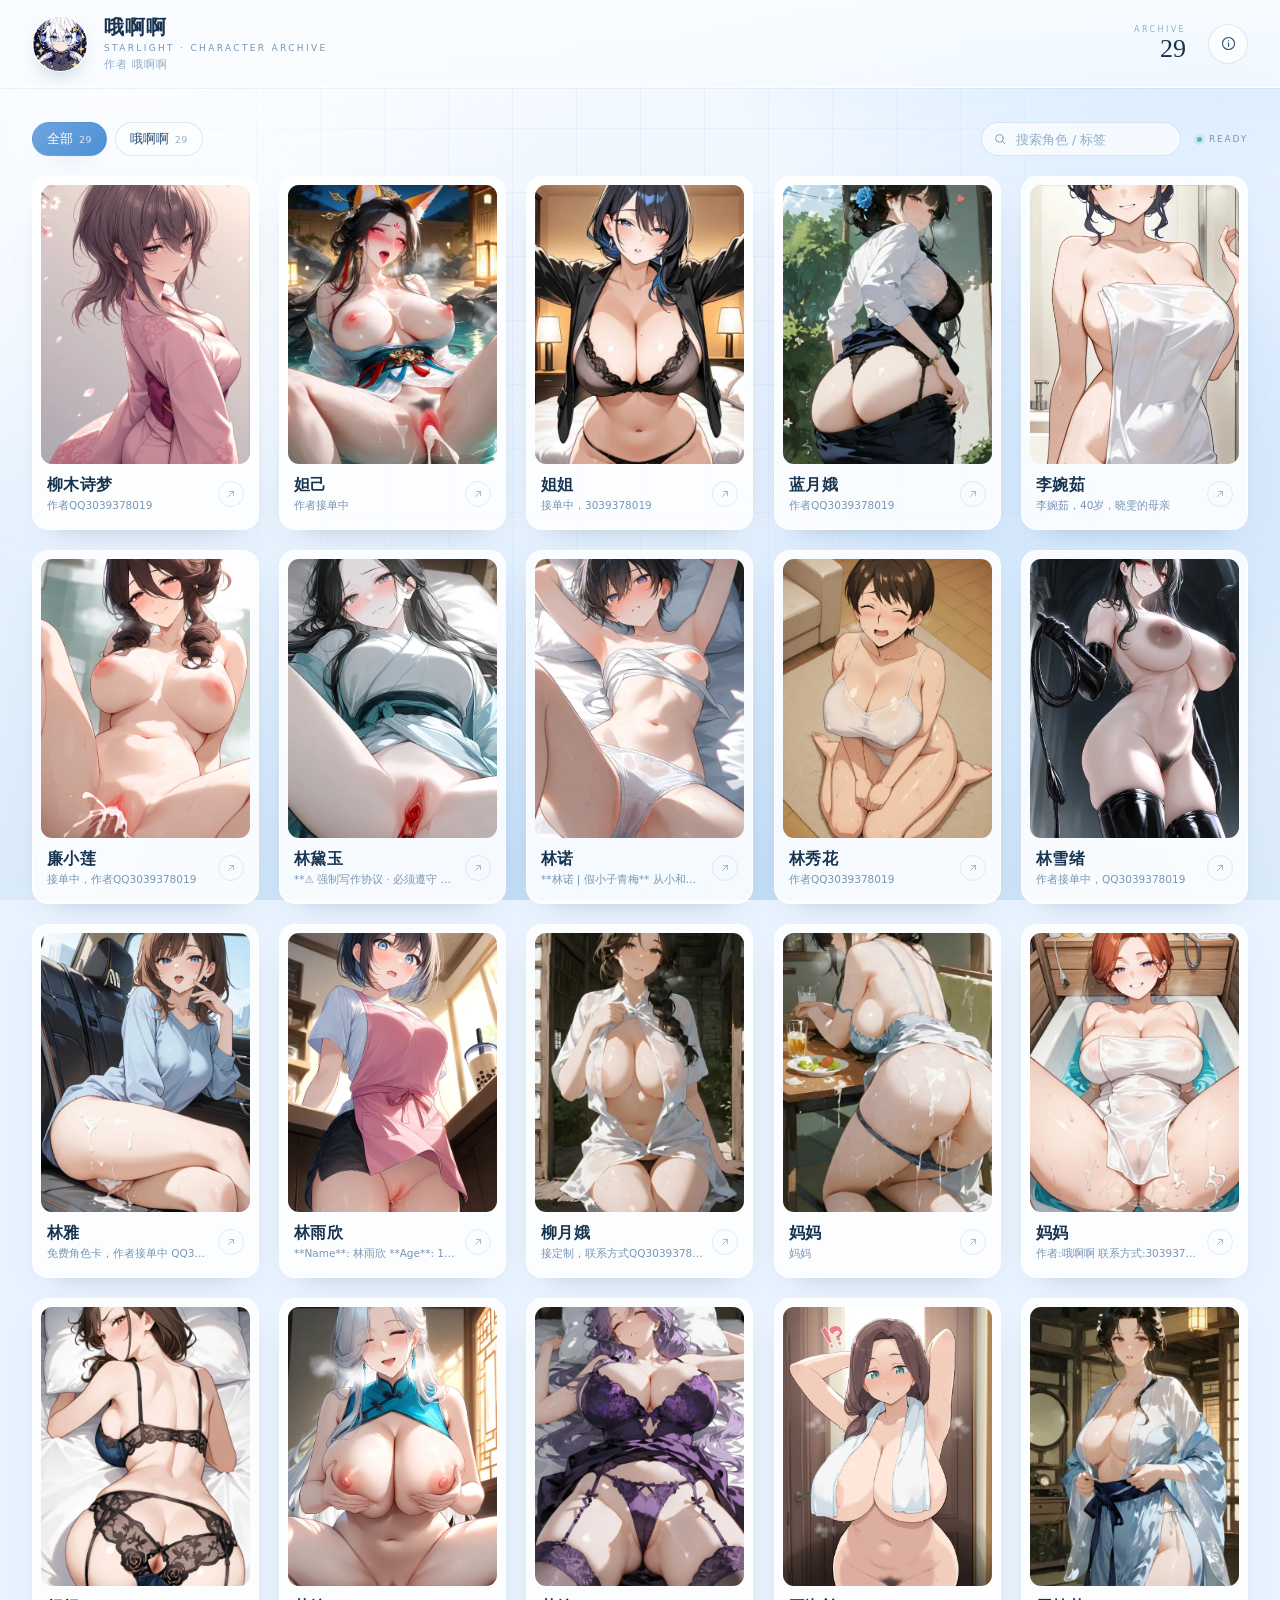
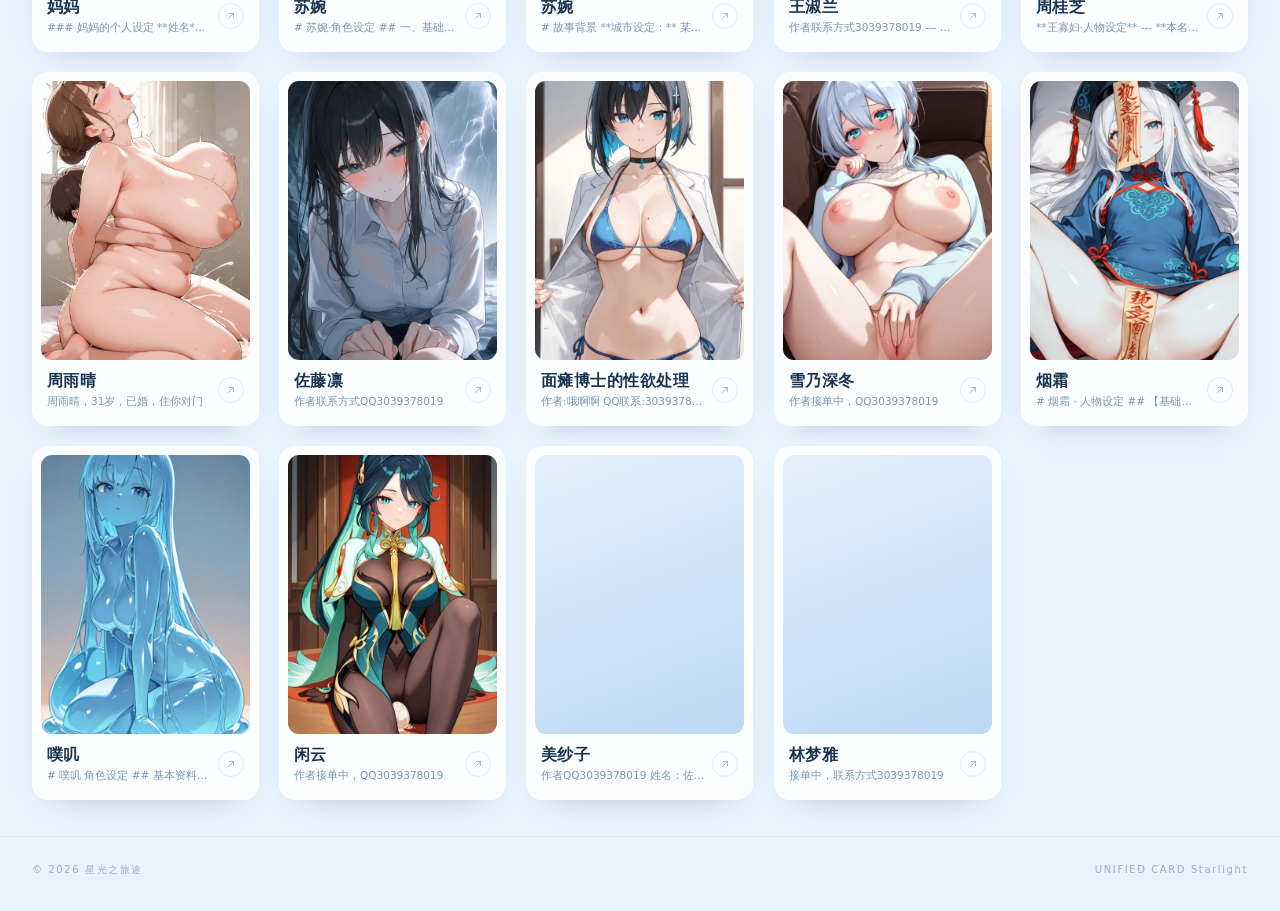
<file: index.html>
<!doctype html>
<html lang="zh-CN">
<head>
<meta charset="utf-8">
<meta name="viewport" content="width=device-width,initial-scale=1,viewport-fit=cover">
<title>蓝鸢 · 角色卡档案馆</title>
<meta name="description" content="个人角色卡档案馆：收藏、展示并分享我写下的角色卡。">
<meta name="theme-color" content="#e9f3ff">
<meta name="color-scheme" content="light">
<link id="favicon" rel="icon" href="data:image/svg+xml,%3Csvg xmlns='http://www.w3.org/2000/svg' viewBox='0 0 64 64'%3E%3Crect width='64' height='64' rx='32' fill='%23dcebfa'/%3E%3Ctext x='32' y='43' text-anchor='middle' font-size='30' font-family='serif' fill='%232e6cae'%3E蓝%3C/text%3E%3C/svg%3E">
<link rel="stylesheet" href="styles.css">
</head>
<body>

<!-- 背景：淡蓝天空与飘落花瓣 -->
<div class="sky" aria-hidden="true">
  <span class="glow g1"></span>
  <span class="glow g2"></span>
  <div class="petals" id="petals"></div>
</div>

<!-- 图标库 -->
<svg xmlns="http://www.w3.org/2000/svg" style="display:none" aria-hidden="true">
  <symbol id="i-upload" viewBox="0 0 24 24" fill="none" stroke="currentColor" stroke-width="1.6" stroke-linecap="round" stroke-linejoin="round">
    <path d="M12 16V4m0 0L7.5 8.5M12 4l4.5 4.5M4 15v3a2 2 0 0 0 2 2h12a2 2 0 0 0 2-2v-3"/>
  </symbol>
  <symbol id="i-search" viewBox="0 0 24 24" fill="none" stroke="currentColor" stroke-width="1.6" stroke-linecap="round">
    <circle cx="11" cy="11" r="6.5"/><path d="m16 16 4.5 4.5"/>
  </symbol>
  <symbol id="i-settings" viewBox="0 0 24 24" fill="none" stroke="currentColor" stroke-width="1.6" stroke-linecap="round">
    <path d="M4 7.5h8.5M18.5 7.5H20M4 16.5h3.5M13 16.5h7"/>
    <circle cx="15.5" cy="7.5" r="2.2"/><circle cx="9" cy="16.5" r="2.2"/>
  </symbol>
  <symbol id="i-info" viewBox="0 0 24 24" fill="none" stroke="currentColor" stroke-width="1.6" stroke-linecap="round" stroke-linejoin="round">
    <circle cx="12" cy="12" r="8.5"/><path d="M12 11v5"/><circle cx="12" cy="7.8" r=".9" fill="currentColor" stroke="none"/>
  </symbol>
  <symbol id="i-close" viewBox="0 0 24 24" fill="none" stroke="currentColor" stroke-width="1.7" stroke-linecap="round">
    <path d="M6 6l12 12M18 6 6 18"/>
  </symbol>
  <symbol id="i-download" viewBox="0 0 24 24" fill="none" stroke="currentColor" stroke-width="1.6" stroke-linecap="round" stroke-linejoin="round">
    <path d="M12 4v11m0 0 4-4m-4 4-4-4M5 19h14"/>
  </symbol>
  <symbol id="i-arrow" viewBox="0 0 24 24" fill="none" stroke="currentColor" stroke-width="1.7" stroke-linecap="round" stroke-linejoin="round">
    <path d="M7 17 17 7M9 7h8v8"/>
  </symbol>
  <symbol id="i-plus" viewBox="0 0 24 24" fill="none" stroke="currentColor" stroke-width="1.6" stroke-linecap="round">
    <path d="M12 5v14M5 12h14"/>
  </symbol>
  <symbol id="i-image" viewBox="0 0 24 24" fill="none" stroke="currentColor" stroke-width="1.5" stroke-linecap="round" stroke-linejoin="round">
    <rect x="3.5" y="4.5" width="17" height="15" rx="2.5"/>
    <circle cx="9" cy="10" r="1.6"/><path d="m5 17 4.5-4.5 3 3L16 12l3.5 3.5"/>
  </symbol>
  <symbol id="i-copy" viewBox="0 0 24 24" fill="none" stroke="currentColor" stroke-width="1.6" stroke-linecap="round" stroke-linejoin="round">
    <rect x="9" y="9" width="11" height="11" rx="2"/><path d="M15 5.5A1.5 1.5 0 0 0 13.5 4h-8A1.5 1.5 0 0 0 4 5.5v8A1.5 1.5 0 0 0 5.5 15"/>
  </symbol>
</svg>

<header class="site-header">
  <div class="wrap header-row">
    <button class="avatar-btn" id="aboutBtn" type="button" aria-label="关于本站与作者" title="关于本站与作者">
      <img id="headerAvatar" alt="作者头像" width="56" height="56">
    </button>

    <div class="identity">
      <h1 class="identity-name" id="headerName">蓝鸢</h1>
      <p class="identity-en" id="headerEnglish">LANYUAN · CHARACTER ARCHIVE</p>
      <p class="identity-credit" id="headerCredit">作者 蓝鸢</p>
    </div>

    <div class="header-spacer"></div>

    <div class="archive-count" aria-label="馆藏总数">
      <span>ARCHIVE</span>
      <b id="headerCount">00</b>
    </div>

    <div class="header-actions">
      <button class="btn btn-primary admin-only" id="uploadBtn" type="button">
        <svg class="ico" aria-hidden="true"><use href="#i-upload"/></svg>上传角色卡
      </button>
      <button class="icon-btn" id="aboutBtn2" type="button" aria-label="关于本站" title="关于本站">
        <svg class="ico" aria-hidden="true"><use href="#i-info"/></svg>
      </button>
      <button class="icon-btn admin-only" id="settingsBtn" type="button" aria-label="站点设置" title="站点设置">
        <svg class="ico" aria-hidden="true"><use href="#i-settings"/></svg>
      </button>
    </div>
  </div>
</header>

<main class="archive-main">
  <div class="wrap">
    <div class="toolbar">
      <div class="filters" id="filters" role="group" aria-label="按作者筛选"></div>

      <div class="toolbar-right">
        <label class="search">
          <svg class="ico" aria-hidden="true"><use href="#i-search"/></svg>
          <input id="searchInput" type="search" placeholder="搜索角色 / 标签" autocomplete="off" aria-label="搜索角色或标签">
        </label>
        <span class="status" id="status"><i></i><span id="statusText">LOADING</span></span>
      </div>
    </div>

    <div class="publish-bar admin-only" id="publishBar" hidden>
      <span>有修改还没发布 · 访客现在看到的还是旧内容</span>
      <button class="btn btn-primary btn-sm" id="publishNow" type="button">导出发布包</button>
    </div>

    <section class="gallery" id="gallery" aria-label="角色卡档案" aria-busy="true"></section>

    <div class="empty" id="empty">
      <div class="empty-ico"><svg class="ico" aria-hidden="true"><use href="#i-image"/></svg></div>
      <h2 id="emptyTitle">还没有角色卡</h2>
      <p id="emptyText">把你写好的 PNG 角色卡或 JSON 文件拖进来，就能在这里看到它。</p>
      <button class="btn btn-primary admin-only" id="emptyBtn" type="button">
        <svg class="ico" aria-hidden="true"><use href="#i-plus"/></svg><span id="emptyBtnText">上传第一张角色卡</span>
      </button>
    </div>
  </div>
</main>

<footer class="site-footer">
  <div class="wrap footer-row">
    <span id="footerLeft">© 2026 蓝鸢</span>
    <div class="footer-right">
      <span id="footerRight">UNIFIED CARD LAYOUT</span>
      <button class="admin-exit admin-only" id="exitAdmin" type="button">退出管理模式</button>
    </div>
  </div>
</footer>

<!-- ===================== 档案详情 ===================== -->
<div class="modal" id="detailModal" aria-hidden="true">
  <div class="modal-backdrop" data-close></div>
  <div class="panel detail-panel" role="dialog" aria-modal="true" aria-labelledby="detailName">
    <button class="modal-close" type="button" data-close aria-label="关闭档案">
      <svg class="ico" aria-hidden="true"><use href="#i-close"/></svg>
    </button>

    <div class="detail-visual">
      <div class="detail-art"><img id="detailImage" alt="" decoding="async"></div>
      <div class="detail-visual-foot">
        <span>CHARACTER CARD · ARCHIVE</span>
        <button class="btn btn-ghost btn-sm" id="detailDownload" type="button">下载原卡</button>
      </div>
    </div>

    <div class="detail-content">
      <div class="detail-head">
        <div>
          <h2 id="detailName">角色名</h2>
          <p id="detailMeta">CARD · 0000</p>
        </div>
        <span class="badge" id="detailBadge">本机</span>
      </div>

      <div class="tabs" id="detailTabs" role="tablist" aria-label="角色档案内容"></div>

      <section class="reader" aria-live="polite">
        <div class="reader-head">
          <span id="readerIndex">01 · OPENING</span>
          <button class="copy-btn" id="copyBtn" type="button">
            <svg class="ico" aria-hidden="true"><use href="#i-copy"/></svg>复制
          </button>
        </div>
        <div class="reader-body" id="readerBody" tabindex="0"></div>
      </section>

      <div class="detail-actions">
        <button class="link-danger" id="deleteCardBtn" type="button">删除这张卡</button>
        <span class="detail-hint" id="detailHint"></span>
      </div>
    </div>
  </div>
</div>

<!-- ===================== 站点设置 ===================== -->
<div class="modal" id="settingsModal" aria-hidden="true">
  <div class="modal-backdrop" data-close></div>
  <div class="panel settings-panel" role="dialog" aria-modal="true" aria-labelledby="settingsTitle">
    <button class="modal-close" type="button" data-close aria-label="关闭设置">
      <svg class="ico" aria-hidden="true"><use href="#i-close"/></svg>
    </button>

    <div class="panel-head">
      <p class="panel-kicker">SITE SETTINGS</p>
      <h2 id="settingsTitle">站点设置</h2>
      <p class="panel-sub">改完点「应用预览」查看效果。要让访客也看到同样的名字和头像，请点「导出 config.js」，再用它替换网站里的同名文件。</p>
    </div>

    <div class="form-grid">
      <div class="field">
        <label for="setUsername">用户名</label>
        <input id="setUsername" maxlength="20" autocomplete="off">
      </div>
      <div class="field">
        <label for="setEnglish">英文副标题</label>
        <input id="setEnglish" maxlength="48" autocomplete="off">
      </div>
      <div class="field">
        <label for="setAuthor">作者</label>
        <input id="setAuthor" maxlength="20" autocomplete="off">
      </div>
      <div class="field">
        <label for="setMaster">主人</label>
        <input id="setMaster" maxlength="20" autocomplete="off" placeholder="留空则不显示">
      </div>
      <div class="field full">
        <label for="setBio">作者简介</label>
        <textarea id="setBio" maxlength="200"></textarea>
      </div>
      <div class="field">
        <label for="setFooter">页脚左侧</label>
        <input id="setFooter" maxlength="40" autocomplete="off">
      </div>
      <div class="field">
        <label for="setFooterRight">页脚右侧</label>
        <input id="setFooterRight" maxlength="40" autocomplete="off">
      </div>

      <div class="field full">
        <label>头像</label>
        <div class="avatar-edit">
          <img id="avatarPreview" alt="头像预览" width="56" height="56">
          <div class="avatar-edit-actions">
            <button class="btn btn-ghost btn-sm" id="avatarPick" type="button">选择图片</button>
            <button class="btn btn-ghost btn-sm" id="avatarReset" type="button">恢复默认</button>
            <input id="avatarFile" type="file" accept="image/*" hidden>
          </div>
          <small>建议使用正方形图片，会自动压缩到 256px。</small>
        </div>
      </div>

      <div class="field full">
        <label>主题色（浅蓝系）</label>
        <div class="swatches" id="swatches"></div>
      </div>

      <div class="field full">
        <label class="check"><input type="checkbox" id="setDemo"> 显示内置示例卡</label>
      </div>
    </div>

    <div class="panel-actions">
      <button class="btn btn-ghost" id="exportConfig" type="button">导出 config.js</button>
      <button class="btn btn-primary" id="applySettings" type="button">应用预览</button>
    </div>

    <div class="form-section">
      <h3>数据与发布</h3>
      <p class="panel-sub">上传的卡先存在本机；导出「发布包」解压后，把 <code>cards.js</code> 和 <code>card-*.png</code> 一起上传到仓库根目录，访客才能看到。包里的原卡 PNG 可以直接导入 TAVO。</p>
      <p class="panel-sub">删除：打开任意一张卡，底部有「删除这张卡」（本机）或「从发布列表移除」（已发布）；删完记得再导出发布包。</p>
      <div class="data-actions">
        <button class="btn btn-ghost" id="exportCards" type="button">导出发布包（ZIP）</button>
        <button class="btn btn-ghost" id="restoreDemo" type="button">恢复示例卡</button>
        <button class="btn btn-ghost danger" id="clearLocal" type="button">清空本地上传</button>
      </div>
    </div>
  </div>
</div>

<!-- ===================== 关于 ===================== -->
<div class="modal" id="aboutModal" aria-hidden="true">
  <div class="modal-backdrop" data-close></div>
  <div class="panel about-panel" role="dialog" aria-modal="true" aria-labelledby="aboutName">
    <button class="modal-close" type="button" data-close aria-label="关闭">
      <svg class="ico" aria-hidden="true"><use href="#i-close"/></svg>
    </button>

    <div class="about-head">
      <img id="aboutAvatar" alt="作者头像" width="78" height="78">
      <div>
        <h2 id="aboutName">蓝鸢</h2>
        <p id="aboutEn">LANYUAN · CHARACTER ARCHIVE</p>
      </div>
    </div>

    <p class="about-bio" id="aboutBio"></p>

    <dl class="about-meta">
      <div><dt>作者</dt><dd id="aboutAuthor">—</dd></div>
      <div><dt>主人</dt><dd id="aboutMaster">—</dd></div>
      <div><dt>馆藏</dt><dd id="aboutCount">0 张</dd></div>
      <div class="admin-only"><dt>本机</dt><dd id="aboutLocal">0 张</dd></div>
    </dl>

    <p class="about-note">这是一个纯静态的角色卡档案馆：卡面与设定保存在你自己的浏览器或网站文件里，不会上传到任何服务器。</p>

    <div class="panel-actions admin-only">
      <button class="btn btn-ghost" id="aboutUpload" type="button">上传角色卡</button>
      <button class="btn btn-primary" id="aboutSettings" type="button">站点设置</button>
    </div>
  </div>
</div>

<div class="toasts" id="toasts" aria-live="polite"></div>

<div class="drop-veil" id="dropVeil">
  <div class="drop-card">松开即可导入角色卡</div>
</div>

<input id="fileInput" type="file" accept=".png,image/png,.json,application/json" multiple hidden>

<noscript>
  <p style="padding:40px 20px;text-align:center;color:#2f5277;font-size:13px">
    本页需要 JavaScript 才能显示角色卡档案。
  </p>
</noscript>

<!-- 身份配置：改这里就能改名字 / 作者 / 主人 / 头像 -->
<script src="config.js"></script>
<!-- 已发布的角色卡数据（由「导出 cards.js」生成） -->
<script src="cards.js"></script>
<script src="app.js"></script>
</body>
</html>
</file>
<file: styles.css>
/* ==========================================================================
   角色卡档案馆 · 淡蓝主题样式
   --------------------------------------------------------------------------
   想改颜色？往下看 :root 里的变量即可，其余样式都会跟着变。
   ========================================================================== */

:root{
  /* ---------- 天空背景 ---------- */
  --sky-top:#f7fbff;
  --sky-mid:#e9f3ff;
  --sky-bottom:#d9eafa;

  /* ---------- 文字 ---------- */
  --ink:#17334f;
  --ink-2:#2f5277;
  --muted:#7895b3;
  --muted-2:#95aec7;

  /* ---------- 主色（可在页面「站点设置」里换） ---------- */
  --accent:#4b8fd6;
  --accent-deep:#2e6cae;
  --accent-soft:#dcebfa;
  --accent-light:#6fa9e3;

  /* ---------- 线条 / 阴影 ---------- */
  --line:rgba(41,88,136,.12);
  --line-soft:rgba(41,88,136,.07);
  --shadow-sm:0 12px 30px -24px rgba(23,63,105,.55);
  --shadow-md:0 26px 52px -30px rgba(23,63,105,.5);
  --shadow-lg:0 50px 100px -44px rgba(12,48,86,.6);

  /* ---------- 字体 ---------- */
  --serif:"Songti SC","STSong","Noto Serif CJK SC","Source Han Serif SC","SimSun",serif;
  --sans:"Inter","PingFang SC","Hiragino Sans GB","Microsoft YaHei",system-ui,-apple-system,"Segoe UI",sans-serif;

  --radius:18px;
}

*,
*::before,
*::after{ box-sizing:border-box; }

html{ -webkit-text-size-adjust:100%; }

body{
  margin:0;
  min-height:100vh;
  display:flex;
  flex-direction:column;
  color:var(--ink);
  font-family:var(--sans);
  background:var(--sky-mid);
  overflow-x:hidden;
  -webkit-font-smoothing:antialiased;
}

body.is-locked{ overflow:hidden; }

button{ font:inherit; color:inherit; }
img{ max-width:100%; }

::selection{ background:rgba(75,143,214,.22); }

:focus-visible{
  outline:2px solid rgba(75,143,214,.7);
  outline-offset:3px;
}

/* 全局细滚动条 */
*{
  scrollbar-width:thin;
  scrollbar-color:rgba(75,143,214,.28) transparent;
}
*::-webkit-scrollbar{ width:6px; height:6px; }
*::-webkit-scrollbar-thumb{
  background:rgba(75,143,214,.26);
  border-radius:99px;
}
*::-webkit-scrollbar-track{ background:transparent; }

.sr-only{
  position:absolute;
  width:1px;height:1px;
  padding:0;margin:-1px;
  overflow:hidden;
  clip:rect(0 0 0 0);
  white-space:nowrap;
  border:0;
}

.wrap{
  width:min(1400px,calc(100% - 64px));
  margin-inline:auto;
}

/* ==========================================================================
   背景：淡蓝天空 + 缓慢飘落的花瓣
   ========================================================================== */

.sky{
  position:fixed;
  inset:0;
  z-index:-2;
  overflow:hidden;
  background:
    radial-gradient(1100px 640px at 6% -14%, #ffffff 0%, rgba(255,255,255,0) 62%),
    radial-gradient(920px 580px at 94% -8%, #cde5ff 0%, rgba(205,229,255,0) 60%),
    radial-gradient(1000px 760px at 50% 112%, #b9d8f6 0%, rgba(185,216,246,0) 64%),
    linear-gradient(178deg, var(--sky-top) 0%, var(--sky-mid) 44%, var(--sky-bottom) 100%);
}

.sky::after{
  content:"";
  position:absolute;
  inset:0;
  background-image:
    linear-gradient(rgba(60,110,165,.05) 1px, transparent 1px),
    linear-gradient(90deg, rgba(60,110,165,.05) 1px, transparent 1px);
  background-size:64px 64px;
  -webkit-mask-image:radial-gradient(ellipse at 50% 26%, #000 12%, transparent 76%);
  mask-image:radial-gradient(ellipse at 50% 26%, #000 12%, transparent 76%);
}

.glow{
  position:absolute;
  border-radius:50%;
  filter:blur(70px);
  opacity:.55;
  animation:drift 26s ease-in-out infinite alternate;
}
.glow.g1{
  width:520px;height:420px;
  left:-6%;top:6%;
  background:rgba(255,255,255,.9);
}
.glow.g2{
  width:620px;height:460px;
  right:-10%;top:24%;
  background:rgba(147,196,243,.35);
  animation-delay:-12s;
}

.petals{
  position:absolute;
  inset:0;
  pointer-events:none;
}
.petal{
  position:absolute;
  top:-10vh;
  border-radius:62% 38% 58% 42% / 58% 62% 38% 42%;
  background:linear-gradient(150deg, rgba(255,255,255,.95), rgba(158,202,244,.55));
  box-shadow:0 0 6px rgba(255,255,255,.6);
  animation:petalFall linear infinite;
  will-change:transform;
}

/* ==========================================================================
   页头
   ========================================================================== */

.site-header{
  position:sticky;
  top:0;
  z-index:50;
  background:linear-gradient(180deg, rgba(249,252,255,.94), rgba(249,252,255,.7));
  -webkit-backdrop-filter:blur(18px) saturate(140%);
  backdrop-filter:blur(18px) saturate(140%);
  border-bottom:1px solid rgba(255,255,255,.7);
  box-shadow:0 1px 0 var(--line-soft);
}

.header-row{
  display:flex;
  align-items:center;
  gap:16px;
  padding:15px 0;
}

.avatar-btn{
  position:relative;
  flex:0 0 auto;
  width:56px;
  height:56px;
  padding:0;
  border:1px solid rgba(255,255,255,.95);
  border-radius:50%;
  background:#fff;
  cursor:pointer;
  box-shadow:0 10px 24px -14px rgba(26,72,120,.6), inset 0 0 0 1px rgba(75,143,214,.1);
  transition:transform .35s cubic-bezier(.2,.7,.2,1), box-shadow .35s;
}
.avatar-btn img{
  width:100%;
  height:100%;
  border-radius:50%;
  object-fit:cover;
  display:block;
}
.avatar-btn::after{
  content:"";
  position:absolute;
  inset:-6px;
  border-radius:50%;
  border:1px dashed rgba(75,143,214,.35);
  opacity:0;
  transition:opacity .35s;
}
.avatar-btn:hover{ transform:translateY(-2px); }
.avatar-btn:hover::after{ opacity:1; }

.identity{
  min-width:0;
  flex:1 1 auto;
}
.identity-name{
  margin:0;
  font-family:var(--serif);
  font-size:20px;
  font-weight:600;
  letter-spacing:.04em;
  line-height:1.2;
  color:var(--ink);
  white-space:nowrap;
  overflow:hidden;
  text-overflow:ellipsis;
}
.identity-en{
  margin:4px 0 0;
  font-size:9px;
  letter-spacing:.26em;
  color:var(--muted);
  white-space:nowrap;
  overflow:hidden;
  text-overflow:ellipsis;
}
.identity-credit{
  margin:5px 0 0;
  font-size:10.5px;
  letter-spacing:.08em;
  color:var(--muted-2);
}
.identity-credit em{
  font-style:normal;
  color:var(--muted);
}

.header-spacer{ flex:0 1 auto; }

.archive-count{
  display:flex;
  flex-direction:column;
  align-items:flex-end;
  gap:2px;
  padding-right:6px;
}
.archive-count span{
  font-size:8px;
  letter-spacing:.3em;
  color:var(--muted-2);
}
.archive-count b{
  font-family:var(--serif);
  font-size:26px;
  font-weight:500;
  line-height:1;
  color:var(--ink);
  font-variant-numeric:tabular-nums;
}

.header-actions{
  display:flex;
  align-items:center;
  gap:8px;
}

/* ---------- 按钮 ---------- */

.btn{
  display:inline-flex;
  align-items:center;
  justify-content:center;
  gap:7px;
  height:40px;
  padding:0 16px;
  border-radius:999px;
  border:1px solid transparent;
  font-size:12.5px;
  font-weight:600;
  letter-spacing:.02em;
  cursor:pointer;
  white-space:nowrap;
  transition:transform .25s, box-shadow .25s, background .25s, border-color .25s, color .25s;
}
.btn .ico{ width:15px; height:15px; }

.btn-primary{
  color:#fff;
  background:linear-gradient(135deg, var(--accent-light), var(--accent));
  box-shadow:0 12px 24px -14px rgba(43,105,173,.95);
}
.btn-primary:hover{
  transform:translateY(-1px);
  box-shadow:0 16px 28px -14px rgba(43,105,173,.95);
}

.btn-ghost{
  color:var(--ink-2);
  background:rgba(255,255,255,.68);
  border-color:rgba(41,88,136,.14);
  -webkit-backdrop-filter:blur(6px);
  backdrop-filter:blur(6px);
}
.btn-ghost:hover{
  color:var(--accent-deep);
  background:#fff;
  border-color:rgba(75,143,214,.4);
}
.btn-ghost.danger:hover{
  color:#a95c52;
  border-color:rgba(169,92,82,.4);
  background:#fff8f7;
}

.btn-sm{ height:32px; padding:0 12px; font-size:11.5px; }

.icon-btn{
  display:grid;
  place-items:center;
  width:40px;
  height:40px;
  border-radius:50%;
  border:1px solid rgba(41,88,136,.13);
  background:rgba(255,255,255,.68);
  color:var(--ink-2);
  cursor:pointer;
  transition:.25s;
}
.icon-btn:hover{
  color:var(--accent-deep);
  background:#fff;
  border-color:rgba(75,143,214,.4);
  transform:translateY(-1px);
}
.icon-btn .ico{ width:17px; height:17px; }

/* ==========================================================================
   工具栏
   ========================================================================== */

.archive-main{ padding-top:8px; flex:1 0 auto; }

.toolbar{
  display:flex;
  align-items:center;
  justify-content:space-between;
  gap:18px;
  flex-wrap:wrap;
  padding:26px 0 20px;
}

.filters{
  display:flex;
  gap:8px;
  flex-wrap:wrap;
}
.chip{
  display:inline-flex;
  align-items:center;
  gap:6px;
  height:34px;
  padding:0 14px;
  border-radius:999px;
  border:1px solid rgba(41,88,136,.14);
  background:rgba(255,255,255,.62);
  color:var(--ink-2);
  font-size:12.5px;
  font-weight:500;
  cursor:pointer;
  transition:.25s;
}
.chip small{
  font-size:9.5px;
  letter-spacing:.04em;
  color:var(--muted-2);
  font-variant-numeric:tabular-nums;
}
.chip:hover{
  background:#fff;
  border-color:rgba(75,143,214,.36);
}
.chip.is-active{
  color:#fff;
  background:linear-gradient(135deg, var(--accent-light), var(--accent));
  border-color:transparent;
  box-shadow:0 10px 22px -16px rgba(43,105,173,.95);
}
.chip.is-active small{ color:rgba(255,255,255,.78); }

.toolbar-right{
  display:flex;
  align-items:center;
  gap:16px;
  margin-left:auto;
}

.search{
  position:relative;
  display:flex;
  align-items:center;
}
.search .ico{
  position:absolute;
  left:12px;
  width:14px;
  height:14px;
  color:var(--muted);
  pointer-events:none;
}
.search input{
  height:34px;
  width:200px;
  padding:0 14px 0 34px;
  border-radius:999px;
  border:1px solid rgba(41,88,136,.14);
  background:rgba(255,255,255,.66);
  font:inherit;
  font-size:12.5px;
  color:var(--ink);
  outline:none;
  transition:width .3s, background .25s, border-color .25s, box-shadow .25s;
}
.search input::placeholder{ color:var(--muted-2); }
.search input:focus{
  width:236px;
  background:#fff;
  border-color:rgba(75,143,214,.5);
  box-shadow:0 0 0 4px rgba(75,143,214,.1);
}

.status{
  display:inline-flex;
  align-items:center;
  gap:7px;
  font-size:9px;
  letter-spacing:.2em;
  color:var(--muted);
  white-space:nowrap;
}
.status i{
  width:5px;
  height:5px;
  border-radius:50%;
  background:#4bbf99;
  box-shadow:0 0 0 3px rgba(75,191,153,.16);
}
.status.is-empty i{ background:var(--muted-2); box-shadow:none; }

/* 管理模式：有未发布的修改时出现 */
.publish-bar{
  display:flex;
  align-items:center;
  gap:12px;
  flex-wrap:wrap;
  margin:0 0 18px;
  padding:11px 16px;
  border:1px solid rgba(190,146,62,.28);
  border-radius:12px;
  background:rgba(255,249,235,.8);
  color:#7a5a2b;
  font-size:12px;
}
.publish-bar[hidden]{ display:none; }
.publish-bar span{ flex:1; min-width:200px; }

/* ==========================================================================
   卡片墙
   ========================================================================== */

.gallery{
  display:grid;
  grid-template-columns:repeat(auto-fill,minmax(206px,1fr));
  gap:20px;
  padding-bottom:36px;
}

.card{
  position:relative;
  padding:8px;
  border-radius:16px;
  background:rgba(255,255,255,.84);
  border:1px solid rgba(255,255,255,.9);
  box-shadow:var(--shadow-sm);
  transition:transform .4s cubic-bezier(.2,.7,.2,1), box-shadow .4s, background .3s;
  animation:cardIn .55s cubic-bezier(.2,.7,.2,1) both;
  animation-delay:calc(var(--i,0) * 45ms);
}
.card:hover{
  transform:translateY(-6px);
  background:#fff;
  box-shadow:var(--shadow-md);
}

.card-art{
  position:relative;
  aspect-ratio:3 / 4;
  border-radius:11px;
  overflow:hidden;
  background:linear-gradient(160deg, #e3f0fd, #bcd8f4);
}

.card-art img{
  display:block;
  width:100%;
  height:100%;
  object-fit:cover;
  transition:transform .7s cubic-bezier(.2,.7,.2,1);
}
.card:hover .card-art img{ transform:scale(1.045); }

.card-veil{
  position:absolute;
  inset:0;
  z-index:1;
  background:linear-gradient(180deg, rgba(9,38,68,0) 46%, rgba(9,38,68,.58) 100%);
  opacity:0;
  transition:opacity .35s;
  pointer-events:none;
}
.card:hover .card-veil,
.card:focus-within .card-veil{ opacity:1; }

.card-flag{
  position:absolute;
  z-index:4;
  top:9px;
  left:9px;
  padding:4px 8px;
  border-radius:999px;
  background:rgba(255,255,255,.82);
  border:1px solid rgba(255,255,255,.9);
  -webkit-backdrop-filter:blur(6px);
  backdrop-filter:blur(6px);
  font-size:9px;
  letter-spacing:.18em;
  color:var(--accent-deep);
}

.card-hit{
  position:absolute;
  inset:0;
  z-index:3;
  padding:0;
  border:0;
  background:transparent;
  cursor:pointer;
}
.card-hit-label{
  position:absolute;
  left:12px;
  right:12px;
  bottom:12px;
  display:flex;
  align-items:center;
  justify-content:space-between;
  gap:8px;
  color:#fff;
  font-size:11px;
  letter-spacing:.14em;
  opacity:0;
  transform:translateY(8px);
  transition:opacity .35s, transform .35s;
}
.card-hit-label .ico{ width:14px; height:14px; }
.card:hover .card-hit-label,
.card-hit:focus-visible .card-hit-label{
  opacity:1;
  transform:none;
}

.card-dl{
  position:absolute;
  z-index:4;
  top:8px;
  right:8px;
  display:grid;
  place-items:center;
  width:30px;
  height:30px;
  border-radius:50%;
  border:1px solid rgba(255,255,255,.55);
  background:rgba(12,44,78,.4);
  color:#fff;
  cursor:pointer;
  opacity:0;
  transform:translateY(-4px);
  -webkit-backdrop-filter:blur(6px);
  backdrop-filter:blur(6px);
  transition:.3s;
}
.card-dl:hover{ background:rgba(47,108,174,.92); }
.card-dl .ico{ width:14px; height:14px; }
.card:hover .card-dl,
.card:focus-within .card-dl{
  opacity:1;
  transform:none;
}

.card-foot{
  display:flex;
  align-items:center;
  gap:8px;
  padding:11px 6px 8px;
}
.card-title{
  flex:1;
  min-width:0;
}
.card-title b{
  display:block;
  font-family:var(--serif);
  font-size:15.5px;
  font-weight:600;
  letter-spacing:.03em;
  color:var(--ink);
  white-space:nowrap;
  overflow:hidden;
  text-overflow:ellipsis;
}
.card-title small{
  display:block;
  margin-top:3px;
  font-size:10.5px;
  color:var(--muted);
  white-space:nowrap;
  overflow:hidden;
  text-overflow:ellipsis;
}
.card-go{
  flex:0 0 auto;
  display:grid;
  place-items:center;
  width:26px;
  height:26px;
  border-radius:50%;
  border:1px solid var(--line);
  color:var(--muted-2);
  transition:.3s;
}
.card-go .ico{ width:12px; height:12px; }
.card:hover .card-go{
  color:#fff;
  background:var(--accent);
  border-color:transparent;
}

/* ==========================================================================
   空状态
   ========================================================================== */

.empty{
  display:none;
  flex-direction:column;
  align-items:center;
  justify-content:center;
  text-align:center;
  gap:0;
  padding:70px 24px;
  margin-bottom:46px;
  border:1px dashed rgba(75,143,214,.34);
  border-radius:22px;
  background:rgba(255,255,255,.46);
}
.empty.is-on{ display:flex; }

.empty-ico{
  display:grid;
  place-items:center;
  width:64px;
  height:64px;
  margin-bottom:18px;
  border-radius:50%;
  color:var(--accent);
  background:#fff;
  box-shadow:0 18px 34px -24px rgba(30,90,150,.9);
}
.empty-ico .ico{ width:24px; height:24px; }

.empty h2{
  margin:0 0 8px;
  font-family:var(--serif);
  font-size:20px;
  font-weight:600;
  letter-spacing:.03em;
}
.empty p{
  margin:0 0 20px;
  max-width:360px;
  font-size:12.5px;
  line-height:1.9;
  color:var(--muted);
}

/* ==========================================================================
   页脚
   ========================================================================== */

.site-footer{
  border-top:1px solid var(--line-soft);
  padding:26px 0 34px;
}
.footer-row{
  display:flex;
  justify-content:space-between;
  align-items:center;
  gap:12px;
  flex-wrap:wrap;
  font-size:10px;
  letter-spacing:.16em;
  color:var(--muted-2);
}
.footer-right{
  display:flex;
  align-items:center;
  gap:18px;
  flex-wrap:wrap;
}

/* 管理模式：只有网址带 ?admin=1 时才显示管理按钮 */
body:not(.is-admin) .admin-only{ display:none !important; }

.admin-exit{
  padding:0;
  border:0;
  background:none;
  color:var(--muted-2);
  font:inherit;
  font-size:10px;
  letter-spacing:.16em;
  cursor:pointer;
}
.admin-exit:hover{
  color:var(--accent-deep);
  text-decoration:underline;
}

/* ==========================================================================
   弹层基础
   ========================================================================== */

.modal{
  position:fixed;
  inset:0;
  z-index:120;
  display:none;
  align-items:center;
  justify-content:center;
  padding:28px;
}
.modal.is-open{ display:flex; }
.modal:focus{ outline:none; }

.modal-backdrop{
  position:absolute;
  inset:0;
  background:rgba(20,52,86,.3);
  -webkit-backdrop-filter:blur(9px);
  backdrop-filter:blur(9px);
  animation:fadeIn .3s ease both;
}

.panel{
  position:relative;
  z-index:1;
  display:flex;
  flex-direction:column;
  width:min(1120px,100%);
  max-height:calc(100vh - 56px);
  max-height:calc(100dvh - 56px);
  overflow:hidden;
  border:1px solid rgba(255,255,255,.9);
  border-radius:24px;
  background:linear-gradient(180deg, #fdfeff 0%, #f3f9ff 100%);
  box-shadow:var(--shadow-lg), inset 0 1px 0 rgba(255,255,255,.9);
  animation:panelIn .42s cubic-bezier(.2,.8,.2,1) both;
}

.modal-close{
  position:absolute;
  top:14px;
  right:14px;
  z-index:6;
  display:grid;
  place-items:center;
  width:34px;
  height:34px;
  border-radius:50%;
  border:1px solid rgba(41,88,136,.12);
  background:rgba(255,255,255,.82);
  color:var(--ink-2);
  cursor:pointer;
  transition:.25s;
}
.modal-close:hover{
  color:var(--accent-deep);
  background:#fff;
  transform:rotate(90deg);
}
.modal-close .ico{ width:14px; height:14px; }

.panel-kicker{
  margin:0 0 6px;
  font-size:9px;
  letter-spacing:.28em;
  color:var(--muted-2);
}
.panel-head h2{
  margin:0;
  font-family:var(--serif);
  font-size:24px;
  font-weight:600;
  letter-spacing:.03em;
}
.panel-sub{
  margin:9px 0 0;
  font-size:11.5px;
  line-height:1.85;
  color:var(--muted);
}

.panel-actions{
  display:flex;
  justify-content:flex-end;
  gap:10px;
  margin-top:22px;
}

/* ==========================================================================
   档案详情
   ========================================================================== */

.detail-panel{
  display:grid;
  grid-template-columns:minmax(300px,.78fr) minmax(0,1.22fr);
  height:min(780px, calc(100vh - 56px));
  height:min(780px, calc(100dvh - 56px));
}

.detail-visual{
  display:flex;
  flex-direction:column;
  gap:14px;
  min-height:0;
  padding:20px;
  background:linear-gradient(168deg, #eaf4ff 0%, #d8e9fb 62%, #cbe0f7 100%);
  border-right:1px solid rgba(255,255,255,.65);
}

.detail-art{
  flex:0 0 auto;
  width:100%;
  aspect-ratio:3 / 4;
  max-height:100%;
  margin:auto 0;
  display:flex;
  align-items:center;
  justify-content:center;
  overflow:hidden;
  border-radius:14px;
  background:#fff;
  box-shadow:0 26px 54px -34px rgba(23,63,105,.7);
}
.detail-art img{
  display:block;
  width:100%;
  height:100%;
  object-fit:cover;
  background:#f4f9ff;
}

.detail-visual-foot{
  display:flex;
  align-items:center;
  justify-content:space-between;
  gap:10px;
}
.detail-visual-foot span{
  font-size:8px;
  letter-spacing:.2em;
  color:rgba(46,108,174,.62);
}

.detail-content{
  display:flex;
  flex-direction:column;
  min-height:0;
  padding:30px 34px 22px;
}

.detail-head{
  display:flex;
  align-items:flex-start;
  justify-content:space-between;
  gap:16px;
  padding-right:38px;
}
.detail-head h2{
  margin:0;
  font-family:var(--serif);
  font-size:30px;
  font-weight:600;
  line-height:1.2;
  letter-spacing:.02em;
}
.detail-head p{
  margin:8px 0 0;
  font-size:9.5px;
  letter-spacing:.18em;
  color:var(--muted);
}

.badge{
  flex:0 0 auto;
  padding:6px 10px;
  border-radius:999px;
  border:1px solid rgba(75,143,214,.18);
  background:var(--accent-soft);
  color:var(--accent-deep);
  font-size:9px;
  letter-spacing:.18em;
  white-space:nowrap;
}

.tabs{
  display:grid;
  grid-template-columns:repeat(4,minmax(0,1fr));
  gap:6px;
  margin-top:22px;
  padding-bottom:10px;
  border-bottom:1px solid var(--line);
}
.tab{
  display:flex;
  flex-direction:column;
  align-items:flex-start;
  gap:4px;
  padding:9px 11px;
  border:1px solid transparent;
  border-radius:10px;
  background:transparent;
  color:var(--muted);
  font-size:12px;
  text-align:left;
  cursor:pointer;
  transition:.25s;
}
.tab span{
  font-size:8px;
  letter-spacing:.22em;
  color:var(--muted-2);
}
.tab:hover{ background:rgba(255,255,255,.8); color:var(--ink-2); }
.tab.is-active{
  background:rgba(255,255,255,.9);
  border-color:rgba(75,143,214,.2);
  color:var(--accent-deep);
  box-shadow:0 10px 22px -20px rgba(43,105,173,.9);
}
.tab.is-active span{ color:var(--accent); }

.reader{
  display:flex;
  flex-direction:column;
  flex:1;
  min-height:0;
  margin-top:14px;
}
.reader-head{
  display:flex;
  align-items:center;
  justify-content:space-between;
  gap:10px;
}
.reader-head span{
  font-size:8.5px;
  letter-spacing:.22em;
  color:var(--muted-2);
}

.copy-btn{
  display:inline-flex;
  align-items:center;
  gap:5px;
  padding:5px 10px;
  border-radius:999px;
  border:1px solid var(--line);
  background:rgba(255,255,255,.7);
  color:var(--muted);
  font-size:10px;
  cursor:pointer;
  transition:.25s;
}
.copy-btn:hover{
  color:var(--accent-deep);
  border-color:rgba(75,143,214,.4);
  background:#fff;
}
.copy-btn .ico{ width:11px; height:11px; }

.reader-body{
  flex:1;
  min-height:120px;
  margin-top:12px;
  padding-right:8px;
  overflow:auto;
  overscroll-behavior:contain;
  font-size:13px;
  line-height:1.95;
  color:var(--ink-2);
}
.reader-body p{ margin:0 0 15px; }
.reader-body h4{
  margin:22px 0 9px;
  font-family:var(--sans);
  font-size:9.5px;
  font-weight:600;
  letter-spacing:.22em;
  color:var(--accent);
}
.reader-body h4:first-child{ margin-top:0; }
.reader-empty{
  color:var(--muted);
  font-size:12.5px;
}

.detail-actions{
  display:flex;
  align-items:center;
  justify-content:space-between;
  gap:14px;
  margin-top:14px;
  padding-top:14px;
  border-top:1px solid var(--line);
}
.link-danger{
  padding:0;
  border:0;
  background:none;
  color:#b0665c;
  font-size:11.5px;
  cursor:pointer;
}
.link-danger:hover{ text-decoration:underline; }
.detail-hint{
  font-size:10px;
  color:var(--muted-2);
  text-align:right;
}

/* ==========================================================================
   设置 / 关于
   ========================================================================== */

.settings-panel{
  width:min(780px,100%);
  padding:30px 32px 26px;
  overflow-y:auto;
}

.form-grid{
  display:grid;
  grid-template-columns:1fr 1fr;
  gap:14px 16px;
  margin-top:22px;
}

.field{
  display:flex;
  flex-direction:column;
  gap:6px;
  min-width:0;
}
.field.full{ grid-column:1 / -1; }
.field label{
  font-size:10.5px;
  letter-spacing:.12em;
  color:var(--muted);
}
.field input,
.field textarea{
  width:100%;
  padding:10px 12px;
  border:1px solid rgba(41,88,136,.16);
  border-radius:10px;
  background:#fff;
  font:inherit;
  font-size:13px;
  color:var(--ink);
  outline:none;
  transition:border-color .2s, box-shadow .2s;
}
.field input::placeholder{ color:var(--muted-2); }
.field input:focus,
.field textarea:focus{
  border-color:rgba(75,143,214,.6);
  box-shadow:0 0 0 3px rgba(75,143,214,.12);
}
.field textarea{
  min-height:76px;
  line-height:1.7;
  resize:vertical;
}

.avatar-edit{
  display:flex;
  align-items:center;
  gap:14px;
  flex-wrap:wrap;
}
.avatar-edit img{
  width:56px;
  height:56px;
  border-radius:50%;
  object-fit:cover;
  border:2px solid #fff;
  box-shadow:0 8px 20px -12px rgba(26,72,120,.7);
}
.avatar-edit-actions{
  display:flex;
  gap:8px;
  flex-wrap:wrap;
}
.avatar-edit small{
  flex-basis:100%;
  font-size:10.5px;
  color:var(--muted-2);
}

.swatches{
  display:flex;
  gap:10px;
  flex-wrap:wrap;
}
.swatch{
  position:relative;
  width:30px;
  height:30px;
  padding:0;
  border-radius:50%;
  border:2px solid #fff;
  cursor:pointer;
  box-shadow:0 0 0 1px rgba(41,88,136,.14);
  transition:transform .2s, box-shadow .2s;
}
.swatch:hover{ transform:scale(1.08); }
.swatch.is-active{
  box-shadow:0 0 0 2px var(--accent), 0 0 0 4px #fff;
}

.check{
  display:inline-flex;
  align-items:center;
  gap:8px;
  font-size:12px;
  color:var(--ink-2);
  letter-spacing:0;
  cursor:pointer;
  text-transform:none;
}
.check input{ width:14px; height:14px; accent-color:var(--accent); }

.form-section{
  margin-top:24px;
  padding-top:20px;
  border-top:1px solid var(--line);
}
.form-section h3{
  margin:0;
  font-size:11px;
  letter-spacing:.18em;
  color:var(--ink-2);
}
.data-actions{
  display:flex;
  gap:10px;
  flex-wrap:wrap;
  margin-top:14px;
}

.about-panel{
  width:min(560px,100%);
  padding:34px 34px 28px;
  overflow-y:auto;
}

.about-head{
  display:flex;
  align-items:center;
  gap:18px;
  padding-right:30px;
}
.about-head img{
  width:78px;
  height:78px;
  border-radius:50%;
  object-fit:cover;
  border:3px solid #fff;
  box-shadow:0 14px 28px -18px rgba(26,72,120,.7);
}
.about-head h2{
  margin:0;
  font-family:var(--serif);
  font-size:26px;
  font-weight:600;
  letter-spacing:.04em;
}
.about-head p{
  margin:6px 0 0;
  font-size:9px;
  letter-spacing:.24em;
  color:var(--muted);
}

.about-bio{
  margin:22px 0 0;
  font-size:13px;
  line-height:1.95;
  color:var(--ink-2);
  white-space:pre-wrap;
}

.about-meta{
  display:grid;
  grid-template-columns:1fr 1fr;
  gap:12px;
  margin:22px 0 0;
  padding:18px;
  border:1px solid var(--line);
  border-radius:14px;
  background:rgba(255,255,255,.6);
}
.about-meta div{ display:flex; flex-direction:column; gap:4px; }
.about-meta dt{
  font-size:9px;
  letter-spacing:.18em;
  color:var(--muted-2);
}
.about-meta dd{
  margin:0;
  font-size:12.5px;
  color:var(--ink);
}

.about-note{
  margin:18px 0 0;
  font-size:10.5px;
  line-height:1.9;
  color:var(--muted);
}

/* ==========================================================================
   提示 / 拖拽层
   ========================================================================== */

.toasts{
  position:fixed;
  left:50%;
  bottom:26px;
  z-index:200;
  display:flex;
  flex-direction:column;
  align-items:center;
  gap:8px;
  width:calc(100% - 32px);
  max-width:560px;
  transform:translateX(-50%);
  pointer-events:none;
}
.toast{
  pointer-events:auto;
  padding:10px 17px;
  border-radius:999px;
  background:rgba(23,51,79,.94);
  color:#fff;
  font-size:12.5px;
  letter-spacing:.02em;
  box-shadow:0 20px 40px -22px rgba(9,30,52,.9);
  animation:toastIn .3s cubic-bezier(.2,.8,.2,1) both;
}
.toast.is-ok{ background:linear-gradient(135deg, #3f8f76, #2f7a63); }
.toast.is-error{ background:linear-gradient(135deg, #a75d54, #8f4b43); }
.toast.is-busy{ background:rgba(46,108,174,.95); }

.drop-veil{
  position:fixed;
  inset:0;
  z-index:180;
  display:none;
  align-items:center;
  justify-content:center;
  padding:32px;
  background:rgba(215,235,255,.7);
  -webkit-backdrop-filter:blur(7px);
  backdrop-filter:blur(7px);
}
.drop-veil.is-on{ display:flex; }
.drop-card{
  padding:56px 70px;
  border:2px dashed rgba(47,108,174,.6);
  border-radius:26px;
  background:rgba(255,255,255,.82);
  color:var(--accent-deep);
  font-family:var(--serif);
  font-size:20px;
  letter-spacing:.05em;
  text-align:center;
  box-shadow:0 40px 80px -50px rgba(12,48,86,.7);
}

/* ==========================================================================
   动画
   ========================================================================== */

@keyframes cardIn{
  from{ opacity:0; transform:translateY(16px) scale(.985); }
  to{ opacity:1; transform:none; }
}
@keyframes panelIn{
  from{ opacity:0; transform:translateY(14px) scale(.985); }
  to{ opacity:1; transform:none; }
}
@keyframes fadeIn{
  from{ opacity:0; }
  to{ opacity:1; }
}
@keyframes toastIn{
  from{ opacity:0; transform:translateY(10px); }
  to{ opacity:1; transform:none; }
}
@keyframes petalFall{
  0%{ transform:translate3d(0, -12vh, 0) rotate(0deg); }
  100%{ transform:translate3d(var(--drift, 40px), 112vh, 0) rotate(560deg); }
}
@keyframes drift{
  from{ transform:translate3d(0,0,0) scale(1); }
  to{ transform:translate3d(30px,26px,0) scale(1.08); }
}

/* ==========================================================================
   响应式
   ========================================================================== */

@media (max-width:1100px){
  .gallery{ grid-template-columns:repeat(auto-fill,minmax(190px,1fr)); gap:16px; }
  .detail-panel{ grid-template-columns:minmax(280px,.75fr) minmax(0,1.25fr); }
}

@media (max-width:900px){
  .wrap{ width:calc(100% - 40px); }
  .detail-panel{
    display:flex;
    flex-direction:column;
    height:auto;
    max-height:calc(100vh - 40px);
    overflow-y:auto;
  }
  .detail-visual{ height:auto; flex:0 0 auto; padding:16px; }
  .detail-content{ padding:24px 24px 20px; }
  .detail-art{
    height:min(40vh, 380px);
    width:auto;
    max-height:none;
    margin:0 auto;
    align-self:center;
  }
  .detail-art img{ object-fit:cover; }
  .detail-head h2{ font-size:26px; }
  .reader-body{ max-height:46vh; }
  .archive-count{ display:none; }
}

@media (max-width:720px){
  .wrap{ width:calc(100% - 32px); }
  .header-row{ gap:12px; padding:12px 0; flex-wrap:wrap; }
  .avatar-btn{ width:48px; height:48px; }
  .identity{ flex:1 1 150px; }
  .identity-name{ font-size:18px; }
  .identity-en{ letter-spacing:.18em; }
  .identity-credit{ font-size:10px; }
  .header-actions{ order:3; width:100%; justify-content:flex-end; }
  body:not(.is-admin) .header-actions{
    order:0;
    width:auto;
    margin-left:auto;
    align-self:center;
  }
  .header-actions .btn{ flex:1; }
  .header-actions .icon-btn{ width:40px; }
  .toolbar{ padding:18px 0 16px; gap:12px; }
  .toolbar-right{ width:100%; justify-content:space-between; margin-left:0; }
  .search{ flex:1; }
  .search input{ width:100%; }
  .search input:focus{ width:100%; }
  .gallery{ grid-template-columns:repeat(2,minmax(0,1fr)); gap:12px; }
  .card{ padding:6px; border-radius:14px; }
  .card-foot{ padding:9px 4px 6px; }
  .card-title b{ font-size:14px; }
  .card-title small{ font-size:9.5px; }
  .modal{ padding:0; }
  .panel{
    width:100%;
    height:100%;
    max-height:100vh;
    max-height:100dvh;
    border-radius:0;
    border:0;
  }
  .detail-panel{ height:100%; max-height:100vh; max-height:100dvh; }
  .detail-visual{ padding:12px; }
  .detail-art{ height:min(38vh, 340px); }
  .detail-content{ padding:20px 18px 18px; }
  .detail-head{ padding-right:32px; }
  .detail-head h2{ font-size:23px; }
  .tabs{ gap:4px; }
  .tab{ padding:8px; font-size:11px; }
  .tab span{ font-size:7.5px; }
  .reader-body{ font-size:12.5px; line-height:1.85; }
  .settings-panel,
  .about-panel{ padding:26px 18px 22px; }
  .form-grid{ grid-template-columns:1fr; gap:12px; }
  .about-meta{ grid-template-columns:1fr 1fr; }
  .detail-actions{ flex-direction:column; align-items:flex-start; gap:8px; }
  .detail-hint{ text-align:left; }
  .drop-card{ padding:40px 24px; font-size:17px; }
  .footer-row{ justify-content:center; text-align:center; }
}

@media (max-width:420px){
  .gallery{ gap:10px; }
  .card-title b{ font-size:13.5px; }
  .empty{ padding:52px 18px; }
}

@media (prefers-reduced-motion:reduce){
  *,
  *::before,
  *::after{
    animation-duration:.01ms !important;
    animation-iteration-count:1 !important;
    transition-duration:.01ms !important;
    scroll-behavior:auto !important;
  }
  .petal{ display:none; }
}
</file>
